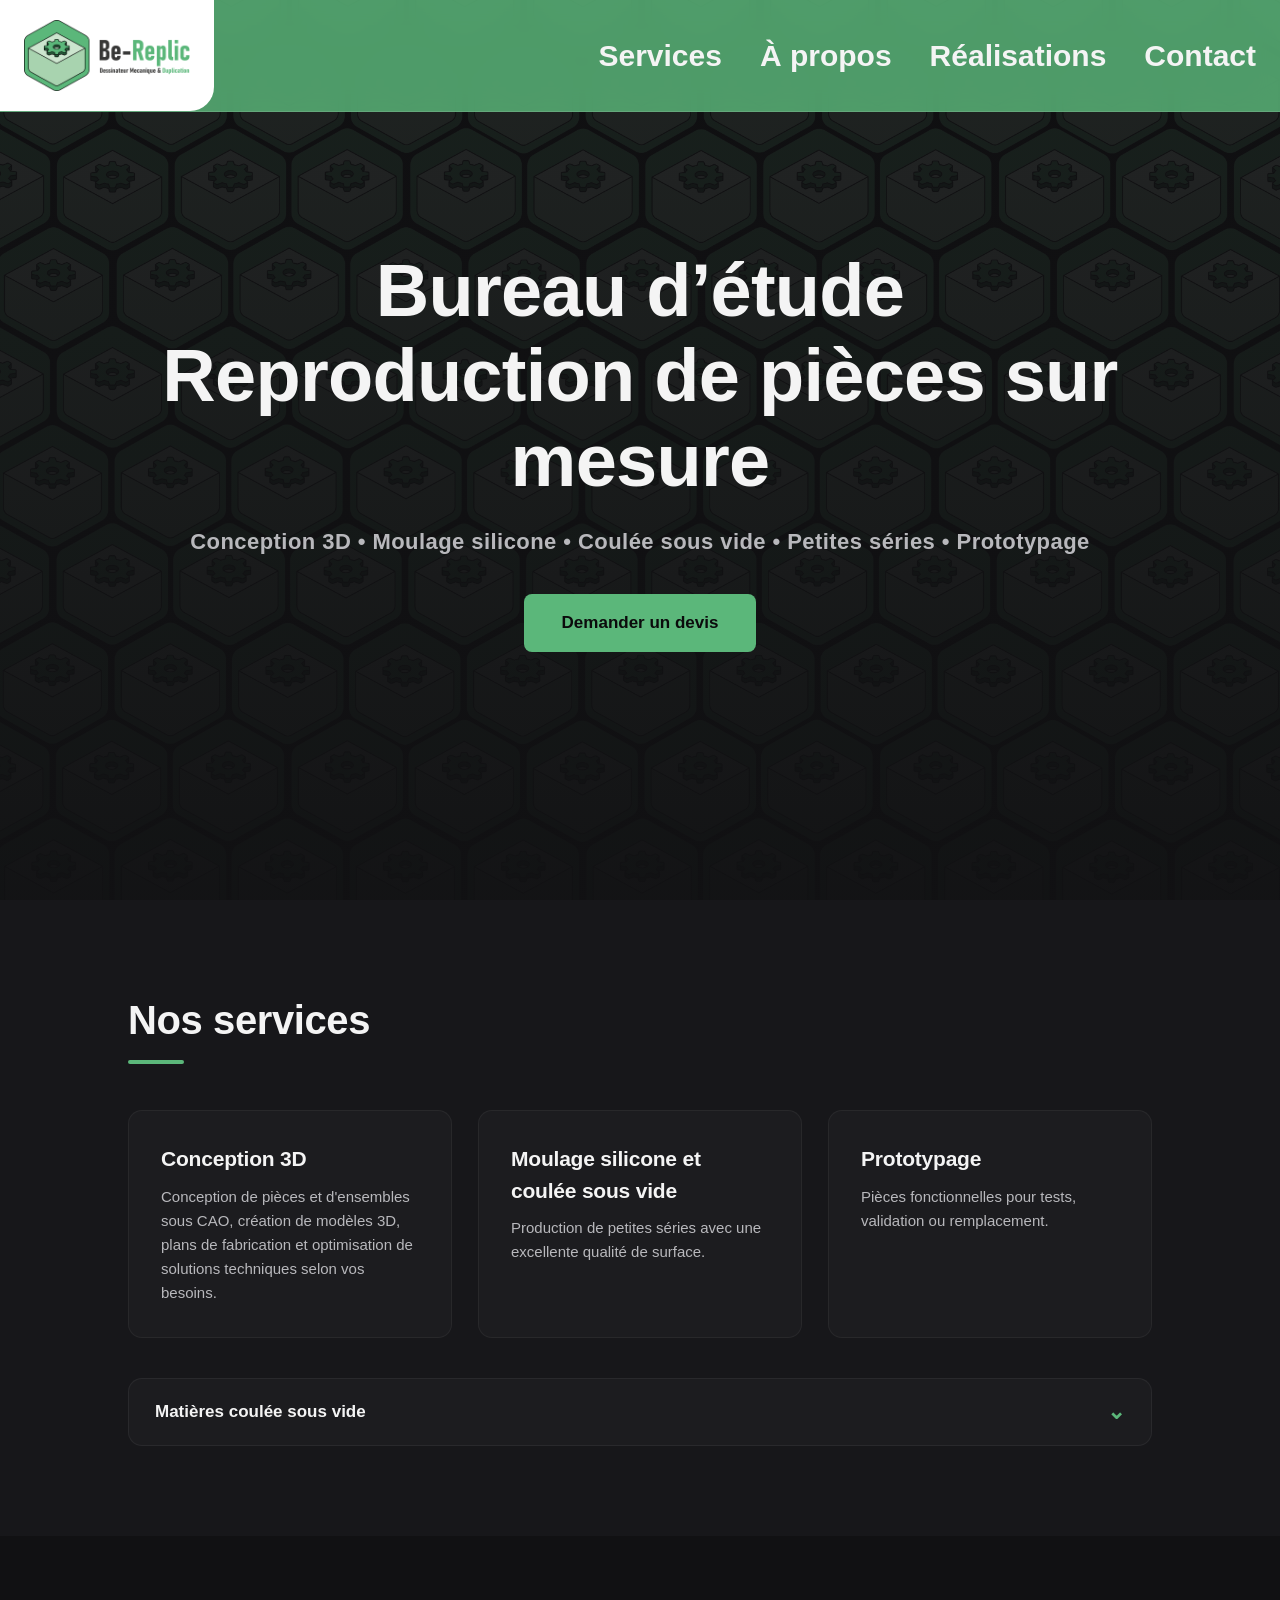
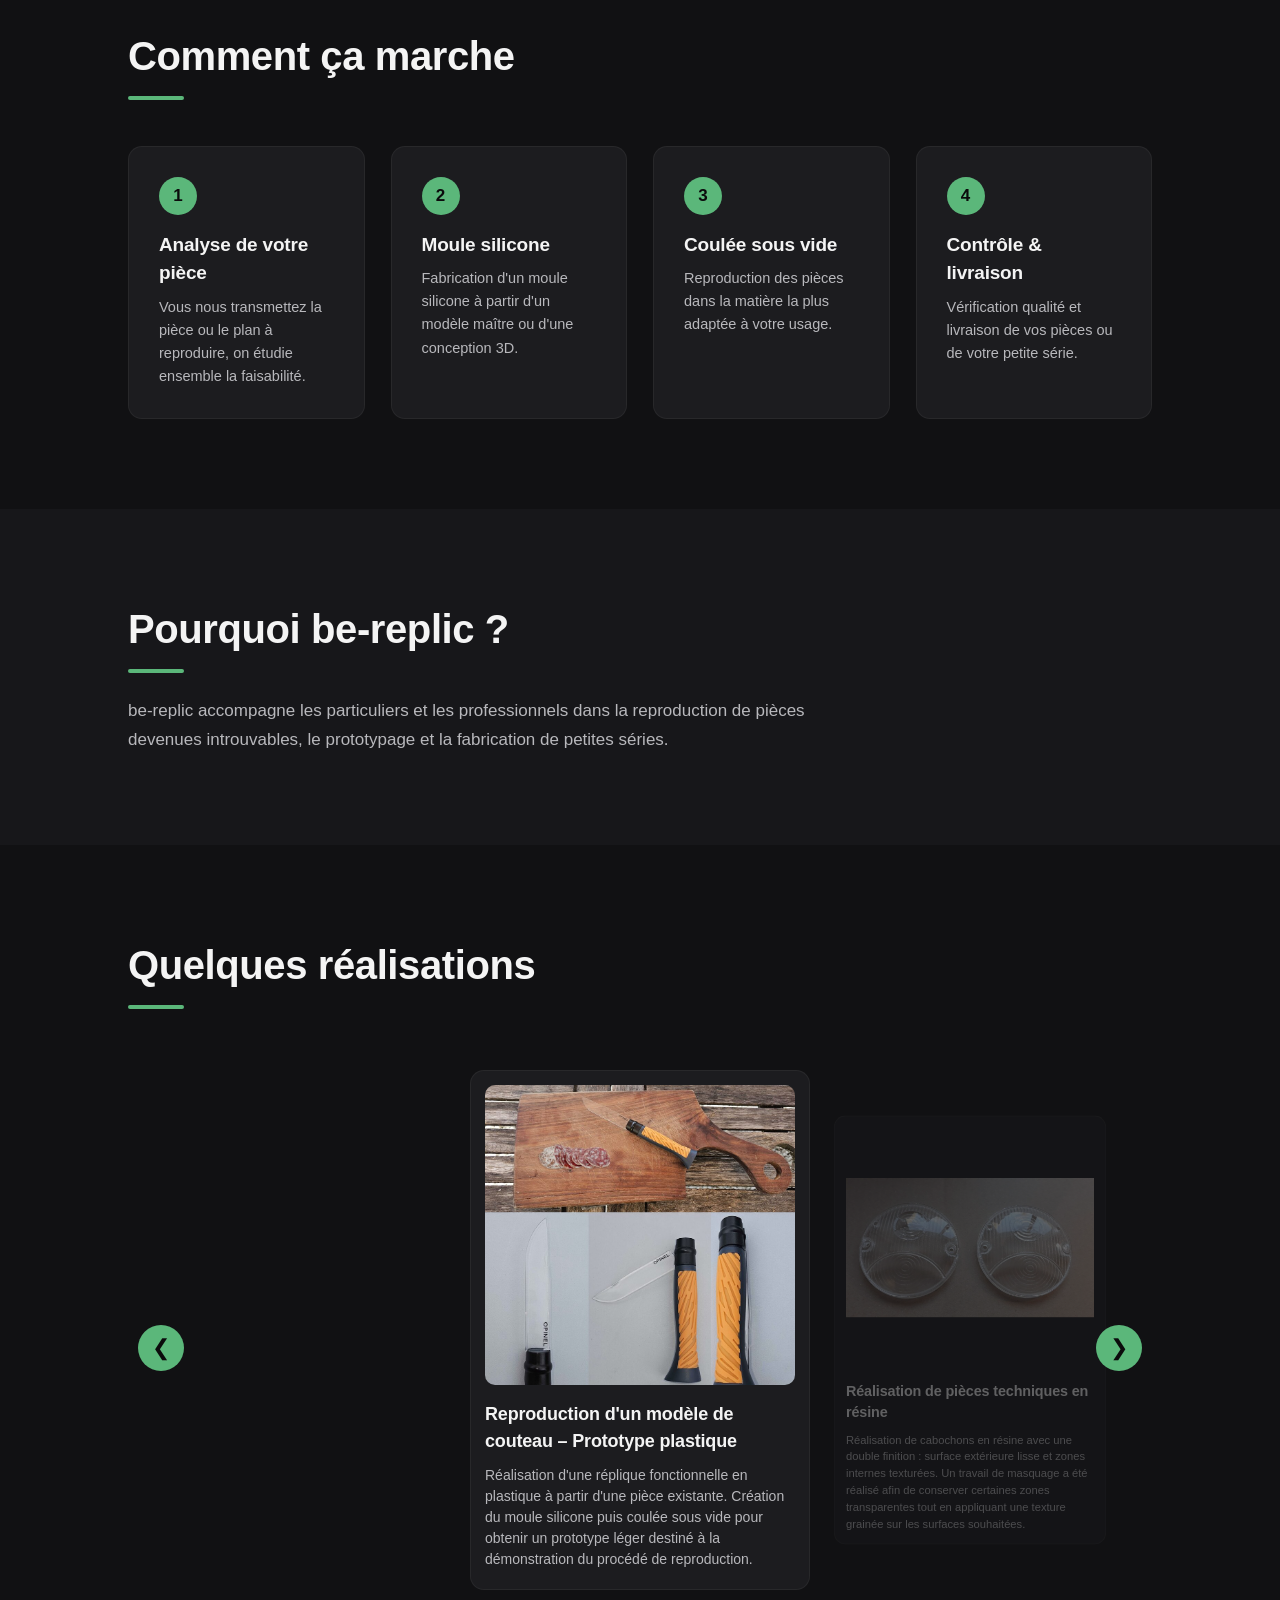
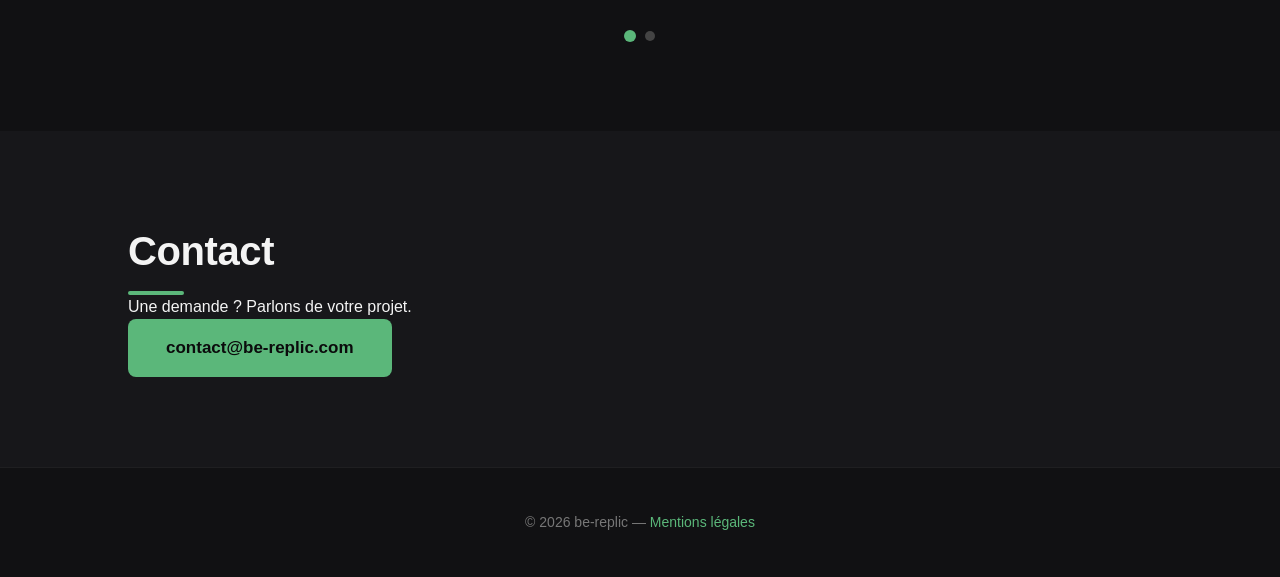
<file: index.html>
<!DOCTYPE html>
<html lang="fr">

<head>
    <meta charset="UTF-8">
    <meta name="viewport" content="width=device-width, initial-scale=1.0">

    <title>Be-Replic | Conception 3D, Moulage silicone, reproduction de pièces et prototypage</title>

    <meta name="description"
        content="Duplication de pièces, moulage silicone, coulée sous vide, petites séries et prototypage pour particuliers et professionnels.">
    <link rel="canonical" href="https://be-replic.com/">

    <!-- Open Graph / réseaux sociaux -->
    <meta property="og:type" content="website">
    <meta property="og:locale" content="fr_FR">
    <meta property="og:site_name" content="Be-Replic">
    <meta property="og:title" content="Be-Replic | Moulage silicone, reproduction de pièces et prototypage">
    <meta property="og:description"
        content="Duplication de pièces, moulage silicone, coulée sous vide, petites séries et prototypage pour particuliers et professionnels.">
    <meta property="og:url" content="https://be-replic.com/">
    <meta property="og:image" content="https://be-replic.com/images/hero.jpg">
    <meta name="twitter:card" content="summary_large_image">
    <meta name="twitter:title" content="Be-Replic | Moulage silicone, reproduction de pièces et prototypage">
    <meta name="twitter:description"
        content="Duplication de pièces, moulage silicone, coulée sous vide, petites séries et prototypage.">
    <meta name="twitter:image" content="https://be-replic.com/images/hero.jpg">

    <link rel="stylesheet" href="style.css">
    <link rel="icon" type="image/png" href="images/favicon.png">
    <link rel="apple-touch-icon" href="images/favicon.png">

    <script type="application/ld+json">
    {
        "@context": "https://schema.org",
        "@type": "ProfessionalService",
        "name": "Be-Replic",
        "description": "Duplication de pièces, moulage silicone, coulée sous vide, petites séries et prototypage.",
        "url": "https://be-replic.com/",
        "image": "https://be-replic.com/images/hero.jpg",
        "email": "contact@be-replic.com",
        "areaServed": "FR"
    }
    </script>
</head>

<body>

<header>

<div class="logo">
    <img src="images/logo.png" alt="be-replic">
</div>

    <nav aria-label="Navigation principale" id="mainNav">
        <a href="#services">Services</a>
        <a href="#about">À propos</a>
        <a href="#gallery">Réalisations</a>
        <a href="#contact">Contact</a>
    </nav>

    <button class="nav-toggle" id="navToggle" aria-label="Ouvrir le menu" aria-expanded="false" aria-controls="mainNav">
        <span></span><span></span><span></span>
    </button>

</header>


<section class="hero">

    <div class="overlay"></div>

    <div class="hero-content">

        <h1>
            Bureau d’étude<br>
            Reproduction de pièces sur mesure
        </h1>

        <p>

            Conception 3D • Moulage silicone • Coulée sous vide •
            Petites séries • Prototypage

        </p>

        <a href="#contact" class="button">
            Demander un devis
        </a>

    </div>

</section>


<section id="services" class="reveal">

    <h2>Nos services</h2>

    <div class="cards">


        <div class="card">

            <h3>Conception 3D</h3>

            <p>
                Conception de pièces et d'ensembles sous CAO, 
                création de modèles 3D, 
                plans de fabrication et optimisation de solutions 
                techniques selon vos besoins.
            </p>

        </div>

        <div class="card">

            <h3>Moulage silicone et coulée sous vide</h3>

            <p>
                Production de petites séries
                avec une excellente qualité de surface.
            </p>

        </div>



        <div class="card">

            <h3>Prototypage</h3>

            <p>

                Pièces fonctionnelles pour tests,
                validation ou remplacement.

            </p>

        </div>

    </div>

     <button class="materials-button" onclick="toggleMaterials()" aria-expanded="false" aria-controls="materials-list">
        Matières coulée sous vide
        <span id="materials-arrow">⌄</span>
    </button>


    <div class="materials-list" id="materials-list">

    <div class="material">
        <strong>PX 205</strong>
        <span>
            Idéal pour les prototypes et maquettes nécessitant une bonne
            résistance aux chocs et des propriétés proches du polypropylène
            ou du PEHD. Durcissement rapide et aspect proche des
            thermoplastiques.
        </span>
    </div>

    <div class="material">
        <strong>PX 212</strong>
        <span>
            Idéal pour les prototypes et pièces techniques nécessitant une
            bonne résistance aux chocs et de bonnes propriétés mécaniques.
            Disponible en différentes réactivités et facilement pigmentable.
        </span>
    </div>

    <div class="material">
        <strong>PX 223</strong>
        <span>
            Idéal pour les prototypes et pièces techniques nécessitant une
            bonne résistance aux chocs et à la flexion, avec une excellente
            tenue en température supérieure à 120 °C.
        </span>
    </div>

    <div class="material">
        <strong>PX 245</strong>
        <span>
            Idéal pour les prototypes et pièces techniques rigides nécessitant
            une grande fidélité de reproduction et des propriétés proches du
            POM ou du polyamide. Disponible avec différents temps de
            réactivité et facilement colorable.
        </span>
    </div>

    <div class="material">
        <strong>PX 280</strong>
        <span>
            Idéal pour les pièces prototypes et petites séries nécessitant une
            bonne résistance aux chocs et à la flexion. Compatible avec les
            exigences de contact alimentaire selon les réglementations
            applicables.
        </span>
    </div>

    <div class="material">
        <strong>PX 331</strong>
        <span>
            Idéal pour les pièces techniques et prototypes nécessitant une
            bonne tenue thermique et des propriétés retardatrices de flamme.
            Disponible avec une formulation adaptée aux exigences
            de classement au feu.
        </span>
    </div>

    <div class="material">
        <strong>PX 5210 / PX 5212</strong>
        <span>
            Idéal pour les pièces transparentes ou translucides nécessitant
            une grande fidélité de reproduction. Haute transparence, bonne
            résistance aux UV et bonne stabilité dans le temps.
        </span>
    </div>

    <div class="material">
        <strong>MG 804</strong>
        <span>
            Idéal pour les prototypes de haute qualité nécessitant de bonnes
            propriétés mécaniques et une bonne résistance aux chocs.
            Bonne aptitude à la coulée et facilement teintable.
        </span>
    </div>

    <div class="material">
        <strong>MG 815</strong>
        <span>
            Idéal pour les pièces techniques nécessitant une bonne résistance
            thermique et des propriétés retardatrices de flamme. Adapté aux
            applications soumises à des exigences de sécurité.
        </span>
    </div>

    <div class="material">
        <strong>UPX 8400-1</strong>
        <span>
            Idéal pour les prototypes et petites séries de pièces souples
            présentant un aspect et un comportement proches du caoutchouc.
            La dureté peut être adaptée selon les besoins.
        </span>
    </div>

    </div>

</section>


<section id="process" class="reveal">

    <h2>Comment ça marche</h2>

    <div class="steps">

        <div class="step">
            <span class="step-number">1</span>
            <h3>Analyse de votre pièce</h3>
            <p>Vous nous transmettez la pièce ou le plan à reproduire, on étudie ensemble la faisabilité.</p>
        </div>

        <div class="step">
            <span class="step-number">2</span>
            <h3>Moule silicone</h3>
            <p>Fabrication d'un moule silicone à partir d'un modèle maître ou d'une conception 3D.</p>
        </div>

        <div class="step">
            <span class="step-number">3</span>
            <h3>Coulée sous vide</h3>
            <p>Reproduction des pièces dans la matière la plus adaptée à votre usage.</p>
        </div>

        <div class="step">
            <span class="step-number">4</span>
            <h3>Contrôle & livraison</h3>
            <p>Vérification qualité et livraison de vos pièces ou de votre petite série.</p>
        </div>

    </div>

</section>


<section id="about" class="reveal">

    <h2>Pourquoi be-replic ?</h2>

    <p>

        be-replic accompagne les particuliers et les professionnels
        dans la reproduction de pièces devenues introuvables,
        le prototypage et la fabrication de petites séries.

    </p>

</section>


<section id="gallery" class="reveal">

<h2>Quelques réalisations</h2>

<div class="gallery-wrapper">

    <button class="arrow left" onclick="scrollGallery(-1)">
        &#10094;
    </button>


    <div class="gallery" id="gallery-container">

    </div>


    <button class="arrow right" onclick="scrollGallery(1)">
        &#10095;
    </button>

    <div class="dots" id="gallery-dots"></div>

</div>

</section>



    


<section id="contact" class="reveal">

    <h2>Contact</h2>

    <p>

        Une demande ?
        Parlons de votre projet.

    </p>

    <a class="button"
        href="mailto:contact@be-replic.com">

        contact@be-replic.com

    </a>

</section>


<footer>

    © 2026 be-replic — <a href="mentions-legales.html">Mentions légales</a>

</footer>

<script src="script.js"></script>

</body>
</html>
</file>
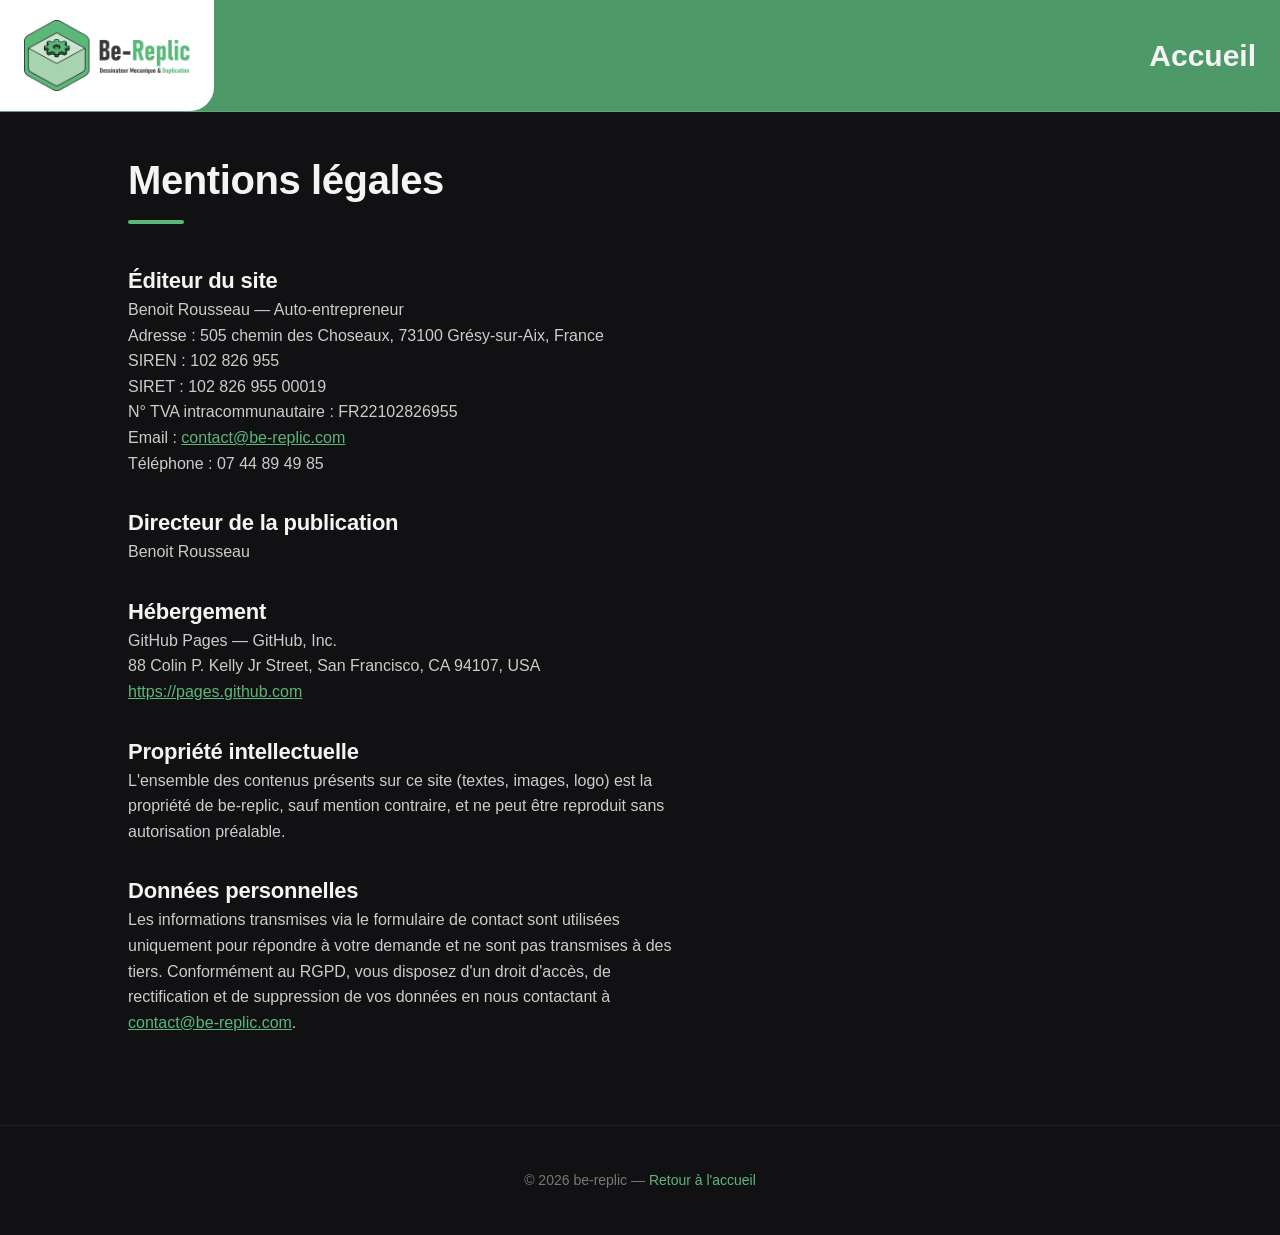
<file: mentions-legales.html>
<!DOCTYPE html>
<html lang="fr">

<head>
    <meta charset="UTF-8">
    <meta name="viewport" content="width=device-width, initial-scale=1.0">

    <title>Mentions légales | Be-Replic</title>

    <meta name="description" content="Mentions légales du site be-replic.com.">
    <link rel="canonical" href="https://be-replic.com/mentions-legales.html">
    <meta name="robots" content="noindex, follow">

    <link rel="stylesheet" href="style.css">
    <link rel="icon" type="image/png" href="images/favicon.png">
    <link rel="apple-touch-icon" href="images/favicon.png">
</head>

<body>

<header>

<div class="logo">
    <img src="images/logo.png" alt="be-replic">
</div>

    <nav aria-label="Navigation principale">
        <a href="index.html">Accueil</a>
    </nav>

</header>

<section class="legal-page">

    <h2>Mentions légales</h2>

    <h3 style="margin-top:30px; font-size:22px;">Éditeur du site</h3>
    <p style="font-weight:400; color:#ccc; line-height:1.6;">
        Benoit Rousseau — Auto-entrepreneur<br>
        Adresse : 505 chemin des Choseaux, 73100 Grésy-sur-Aix, France<br>
        SIREN : 102 826 955<br>
        SIRET : 102 826 955 00019<br>
        N° TVA intracommunautaire : FR22102826955<br>
        Email : <a href="mailto:contact@be-replic.com" style="color:#5bb77a;">contact@be-replic.com</a><br>
        Téléphone : 07 44 89 49 85
    </p>

    <h3 style="margin-top:30px; font-size:22px;">Directeur de la publication</h3>
    <p style="font-weight:400; color:#ccc; line-height:1.6;">Benoit Rousseau</p>

    <h3 style="margin-top:30px; font-size:22px;">Hébergement</h3>
    <p style="font-weight:400; color:#ccc; line-height:1.6;">
        GitHub Pages — GitHub, Inc.<br>
        88 Colin P. Kelly Jr Street, San Francisco, CA 94107, USA<br>
        <a href="https://pages.github.com" style="color:#5bb77a;">https://pages.github.com</a>
    </p>

    <h3 style="margin-top:30px; font-size:22px;">Propriété intellectuelle</h3>
    <p style="font-weight:400; color:#ccc; line-height:1.6; max-width:800px;">
        L'ensemble des contenus présents sur ce site (textes, images, logo) est la propriété
        de be-replic, sauf mention contraire, et ne peut être reproduit sans autorisation préalable.
    </p>

    <h3 style="margin-top:30px; font-size:22px;">Données personnelles</h3>
    <p style="font-weight:400; color:#ccc; line-height:1.6; max-width:800px;">
        Les informations transmises via le formulaire de contact sont utilisées uniquement
        pour répondre à votre demande et ne sont pas transmises à des tiers.
        Conformément au RGPD, vous disposez d'un droit d'accès, de rectification et de suppression
        de vos données en nous contactant à
        <a href="mailto:contact@be-replic.com" style="color:#5bb77a;">contact@be-replic.com</a>.
    </p>

</section>

<footer>

    © 2026 be-replic — <a href="index.html">Retour à l'accueil</a>

</footer>

</body>
</html>
</file>
<file: style.css>
/* ==========================================================
   Be-Replic — feuille de style
   ========================================================== */

:root{
    --bg:#111113;
    --bg-alt:#17171a;
    --card:#1c1c1f;
    --card-hover:#232327;
    --accent:#5bb77a;
    --accent-light:#85eec2;
    --text:#f4f4f4;
    --text-muted:#b8b8bc;
    --radius:14px;
    --radius-sm:8px;
    --header-h:112px;
}

*{
    margin:0;
    padding:0;
    box-sizing:border-box;
}

html{
    scroll-behavior:smooth;
}

body{

    background:var(--bg);
    color:var(--text);

    font-family:'Bahnschrift', Arial, sans-serif;

    font-weight:400;

    font-stretch:condensed;

    line-height:1.5;

    -webkit-font-smoothing:antialiased;

}

h1, h2, h3{

    font-weight:800;

    letter-spacing:-.01em;

}

h2{

    font-size:clamp(28px, 4vw, 40px);

}

section > h2{

    position:relative;

    display:inline-block;

    padding-bottom:14px;

}

section > h2::after{

    content:"";

    position:absolute;

    left:0;
    bottom:0;

    width:56px;
    height:4px;

    border-radius:4px;

    background:var(--accent);

}

header{

    position:fixed;

    top:0;
    left:0;
    right:0;

    height:var(--header-h);

    display:flex;

    justify-content:space-between;

    align-items:center;

    padding:0 24px;

    background:rgba(91,183,122,.82);

    backdrop-filter:blur(14px);
    -webkit-backdrop-filter:blur(14px);

    border-bottom:1px solid rgba(255,255,255,.12);

    z-index:999;

}


.logo{

    display:flex;

    align-items:center;

    height:100%;

    background:white;

    padding:0 24px;

    border-radius:0 0 24px 0;

    transform:translateX(-24px);

}


.logo img{

    height:64%;

    width:auto;

    display:block;

}

nav{

    display:flex;

    align-items:center;

}

nav a{

    color:var(--text);

    font-size:30px;
    font-weight:700;

    margin-left:38px;

    text-decoration:none;

    position:relative;

    transition:color .2s ease;

}

nav a::after{

    content:"";

    position:absolute;

    left:0;
    bottom:-6px;

    width:0%;
    height:2px;

    background:var(--accent);

    transition:width .25s ease;

}

nav a:hover{

    color:var(--accent-light);

}

nav a:hover::after{

    width:100%;

}

.nav-toggle{

    display:none;

    flex-direction:column;

    justify-content:center;

    gap:5px;

    width:38px;
    height:38px;

    background:transparent;

    border:none;

    cursor:pointer;

    z-index:1001;

}

.nav-toggle span{

    display:block;

    width:100%;
    height:2px;

    background:var(--text);

    border-radius:2px;

    transition:transform .25s ease, opacity .25s ease;

}

.nav-toggle.open span:nth-child(1){
    transform:translateY(7px) rotate(45deg);
}

.nav-toggle.open span:nth-child(2){
    opacity:0;
}

.nav-toggle.open span:nth-child(3){
    transform:translateY(-7px) rotate(-45deg);
}


.hero{

    height:100vh;

    display:flex;
    justify-content:center;
    align-items:center;

    text-align:center;

    background:url(images/hero.jpg);

    background-size:cover;
    background-position:center;

    position:relative;

}

.overlay{

    position:absolute;

    width:100%;
    height:100%;

    background:linear-gradient(180deg, rgba(17,17,19,.9) 0%, rgba(17,17,19,.99) 100%);

}

.hero-content{

    position:relative;

    z-index:2;

    padding:0 20px;

}

.hero h1{

    font-size:clamp(38px, 6vw, 74px);

    line-height:1.15;

    margin-bottom:22px;

}

.hero p{

    font-size:clamp(16px, 2vw, 22px);

    font-weight:600;

    color:var(--text-muted);

    margin-bottom:36px;

    letter-spacing:.02em;

}

.button{

    display:inline-block;

    padding:16px 38px;

    background:var(--accent);

    color:#0b0b0c;

    text-decoration:none;

    border-radius:var(--radius-sm);

    font-weight:700;

    font-size:17px;

    transition:background .3s ease, transform .2s ease;

}

.button:hover{

    background:var(--accent-light);

    transform:translateY(-2px);

}

section{

    scroll-margin-top:var(--header-h);
    padding:90px 10%;

}

section:nth-of-type(even){

    background:var(--bg-alt);

}

.reveal{

    opacity:0;

    transform:translateY(28px);

    transition:opacity .7s ease, transform .7s ease;

}

.reveal.visible{

    opacity:1;

    transform:translateY(0);

}

.cards{

    display:grid;

    grid-template-columns:repeat(auto-fit,minmax(250px,1fr));

    gap:26px;

    margin-top:46px;

}

.card{

    background:var(--card);

    padding:32px;

    border-radius:var(--radius);

    border:1px solid rgba(255,255,255,.05);

    transition:transform .3s ease, background .3s ease;

}


.card h3{

    font-size:21px;
    font-weight:700;

    margin-bottom:10px;

}


.card p{

    font-size:15px;

    color:var(--text-muted);

    line-height:1.6;

}

.card:hover{

    transform:translateY(-6px);

    background:var(--card-hover);

}


.materials-button{

    margin-top:40px;

    width:100%;

    padding:20px 26px;

    background:var(--card);

    color:var(--text);

    border:1px solid rgba(255,255,255,.06);

    border-radius:var(--radius);

    font-size:17px;

    font-weight:700;

    cursor:pointer;

    text-align:left;

    display:flex;

    justify-content:space-between;

    align-items:center;

    transition:background .25s ease;

}


.materials-button:hover{

    background:var(--card-hover);

}


#materials-arrow{

    font-size:22px;

    color:var(--accent);

    transition:transform .3s ease;

}

.materials-button[aria-expanded="true"] #materials-arrow{

    transform:rotate(180deg);

}


.materials-list{

    display:grid;

    grid-template-columns:repeat(auto-fill,minmax(260px,1fr));

    gap:16px;

    max-height:0;

    overflow:hidden;

    opacity:0;

    margin-top:0;

    transition:max-height .5s ease, opacity .4s ease, margin-top .4s ease;

}


.materials-list.open{

    max-height:3000px;

    opacity:1;

    margin-top:20px;

}


.material{
    background:var(--card);
    padding:22px;
    border-radius:var(--radius-sm);
    border:1px solid rgba(255,255,255,.05);

    display:flex;
    flex-direction:column;

    gap:10px;

    transition:transform .25s ease, background .25s ease;
}

.material:hover{

    transform:translateY(-4px);

    background:var(--card-hover);

}

.material strong{

    align-self:flex-start;

    font-size:13px;
    font-weight:700;

    letter-spacing:.03em;

    color:var(--accent);

    background:rgba(91,183,122,.14);

    padding:6px 14px;

    border-radius:20px;

}

.material span{
    color:var(--text-muted);
    text-align:left;
    line-height:1.6;
    font-size:14.5px;
    font-weight:400;
}


.steps{

    display:grid;

    grid-template-columns:repeat(auto-fit,minmax(220px,1fr));

    gap:26px;

    margin-top:46px;

}

.step{

    background:var(--card);

    padding:30px;

    border-radius:var(--radius);

    border:1px solid rgba(255,255,255,.05);

    position:relative;

    transition:transform .3s ease;

}

.step:hover{

    transform:translateY(-6px);

}

.step-number{

    display:inline-flex;

    align-items:center;

    justify-content:center;

    width:38px;

    height:38px;

    border-radius:50%;

    background:var(--accent);

    color:#0b0b0c;

    font-weight:800;

    font-size:17px;

    margin-bottom:16px;

}

.step h3{

    font-size:19px;
    font-weight:700;

    margin-bottom:8px;

}

.step p{

    font-size:14.5px;

    color:var(--text-muted);

    font-weight:400;

    line-height:1.6;

}

#about p{

    max-width:720px;

    font-size:17px;

    color:var(--text-muted);

    margin-top:24px;

    line-height:1.7;

}


footer{

    text-align:center;

    padding:44px;

    color:#777;

    font-size:14px;

    border-top:1px solid rgba(255,255,255,.06);

}

footer a{

    color:var(--accent);

    text-decoration:none;

}

footer a:hover{

    text-decoration:underline;

}


.legal-page{

    padding-top:150px;

    max-width:820px;

}

.legal-page h2{

    margin-bottom:10px;

}

.legal-page h3{

    font-size:19px;

}


.gallery{

    position:relative;

    height:550px;

    overflow:hidden;

    display:flex;

    justify-content:center;

    align-items:center;

    margin-top:46px;

}


.project{

    position:absolute;

    width:340px;

    background:var(--card);

    padding:14px;

    border-radius:var(--radius);

    border:1px solid rgba(255,255,255,.05);

    display:flex;

    flex-direction:column;

    min-height:520px;

    transition:.5s;

    cursor:pointer;

}


.project img{

    height:300px;

    width:auto;

    max-width:100%;

    object-fit:contain;

    display:block;

    margin:auto;

    border-radius:10px;

}

.project h3{

    width:100%;

    margin-top:16px;

    font-size:18px;
    font-weight:700;

    overflow-wrap:break-word;

}


.project p{

    width:100%;

    color:var(--text-muted);

    font-size:14px;

    margin-top:10px;

    overflow-wrap:break-word;

    flex-grow:1;

}


.gallery-wrapper{

    position:relative;
    min-height:400px;

}


.arrow{

    background:var(--accent);

    color:#0b0b0c;

    border:none;

    width:46px;

    height:46px;

    border-radius:50%;

    font-size:22px;

    cursor:pointer;

    position:absolute;

    top:50%;

    transform:translateY(-50%);

    z-index:10;

    transition:transform .25s ease, background .25s ease;

}


.arrow.left{

    left:10px;

}


.arrow.right{

    right:10px;

}


.arrow:hover{

    transform:translateY(-50%) scale(1.1);

    background:var(--accent-light);

}


.dots{

    display:flex;

    justify-content:center;

    gap:10px;

    margin-top:26px;

}


.dot{

    width:10px;

    height:10px;

    background:#444;

    border-radius:50%;

    cursor:pointer;

    transition:background .25s ease, transform .25s ease;

}


.dot.active{

    background:var(--accent);

    transform:scale(1.2);

}




@media (max-width:768px){

    :root{
        --header-h:76px;
    }

    header{

        padding:0 16px;

    }


    .logo{

        padding:6px 12px;

        transform:translate(-16px, -1px);

        border-radius:0 0 16px 0;

    }


    .logo img{

        height:34px;

    }

    .nav-toggle{

        display:flex;

    }

    nav{

        position:fixed;

        top:var(--header-h);

        left:0;
        right:0;

        flex-direction:column;

        align-items:flex-start;

        background:rgba(17,17,19,.97);

        backdrop-filter:blur(14px);

        padding:0 24px;

        max-height:0;

        overflow:hidden;

        transition:max-height .35s ease, padding .35s ease;

    }

    nav.open{

        max-height:320px;

        padding:20px 24px 28px;

    }

    nav a{

        margin:0;

        padding:12px 0;

        width:100%;

        font-size:18px;

        border-bottom:1px solid rgba(255,255,255,.06);

    }


    section{

        padding:70px 6% ;

    }

    /* GALERIE */

    .gallery{

        height:520px;

    }


    .gallery-wrapper{
    width:100vw;
    margin-left:calc(50% - 50vw);
    }

    .project{

        width:260px;

        min-height:450px;

        padding:15px;

    }


    .project img{

        height:200px;

    }


    .arrow{

        width:36px;

        height:36px;

        font-size:19px;

    }


    .arrow.left{

        left:6px;

    }


    .arrow.right{

        right:6px;

    }


    .materials-button{

    font-size:16px;

    padding:16px 20px;

    }


    .legal-page{

        padding-top:100px;

    }

}
</file>
